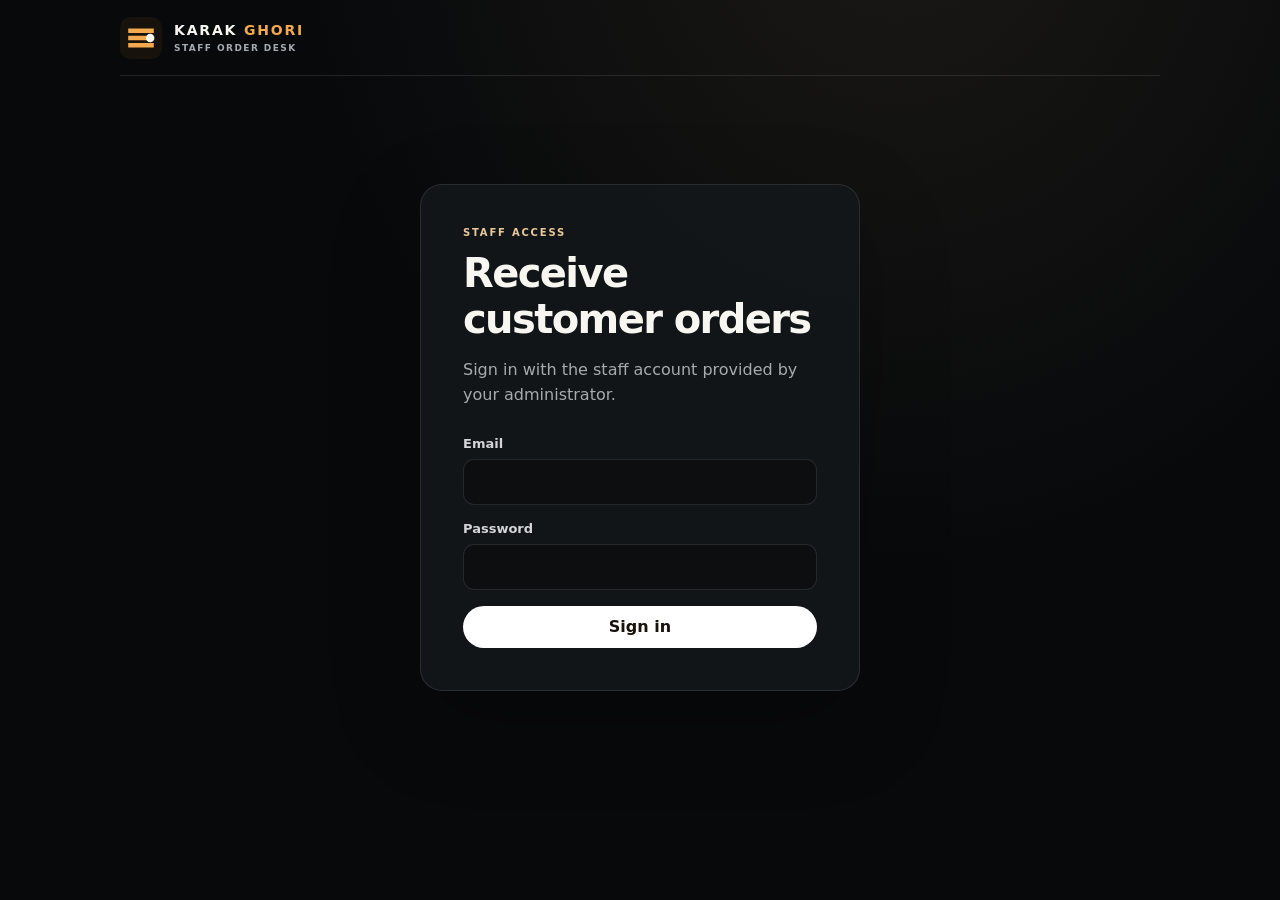
<file: staff/index.html>
<!doctype html>
<html lang="en">
<head>
  <meta charset="UTF-8">
  <meta name="viewport" content="width=device-width, initial-scale=1">
  <meta name="theme-color" content="#08090b">
  <meta name="description" content="Karak Ghori staff order receiver">
  <meta http-equiv="Content-Security-Policy" content="default-src 'self'; img-src 'self' data:; style-src 'self'; script-src 'self'; connect-src 'self' https://*.supabase.co;">
  <link rel="manifest" href="manifest.webmanifest">
  <link rel="icon" href="icon.svg" type="image/svg+xml">
  <link rel="stylesheet" href="styles.css">
  <title>Karak Ghori · Staff Orders</title>
  <script defer src="cloud-config.js"></script>
  <script defer src="app.js"></script>
</head>
<body>
  <main class="shell">
    <header class="topbar">
      <a class="brand" href="./" aria-label="Karak Ghori Staff Orders">
        <img src="icon.svg" alt="">
        <span>KARAK <b>GHORI</b><small>STAFF ORDER DESK</small></span>
      </a>
      <button id="install-button" class="secondary-button" type="button" hidden>Install app</button>
      <button id="signout-button" class="secondary-button" type="button" hidden>Sign out</button>
    </header>

    <section id="login-view" class="login-panel">
      <p class="eyebrow">STAFF ACCESS</p>
      <h1>Receive customer orders</h1>
      <p class="muted">Sign in with the staff account provided by your administrator.</p>
      <form id="login-form">
        <label>Email<input name="email" type="email" autocomplete="username" required maxlength="254"></label>
        <label>Password<input name="password" type="password" autocomplete="current-password" required></label>
        <p id="login-error" class="error" role="alert" hidden></p>
        <button class="primary-button" type="submit">Sign in</button>
      </form>
    </section>

    <section id="orders-view" hidden>
      <div class="page-heading">
        <div><p class="eyebrow">LIVE ORDER INBOX</p><h1>Customer orders</h1></div>
        <button id="refresh-button" class="secondary-button" type="button">Refresh</button>
      </div>
      <p class="muted">Customer requests are not confirmed orders. Verify availability, prices, and any delivery charge with the customer.</p>
      <p id="connection-status" class="notice" role="status" aria-live="polite"></p>
      <div id="order-list" class="order-list" aria-live="polite"></div>
    </section>
  </main>
</body>
</html>
</file>
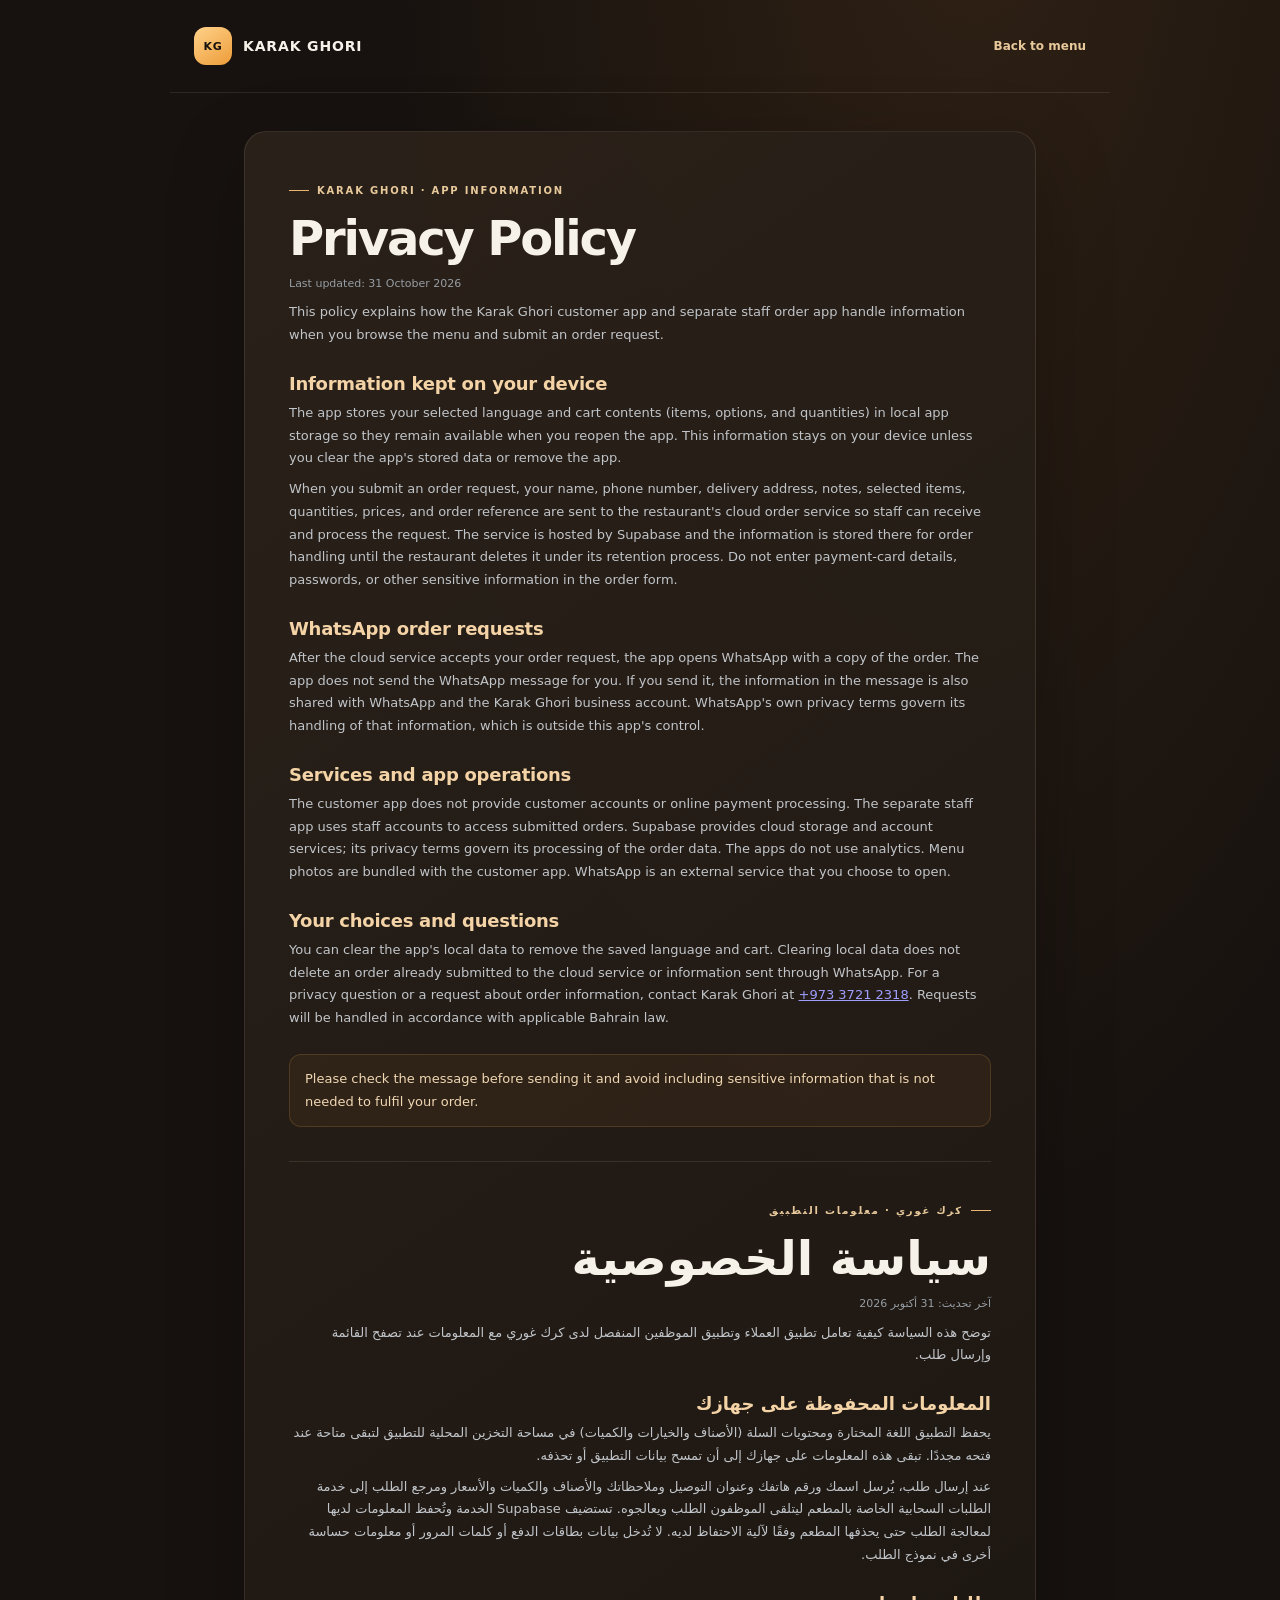
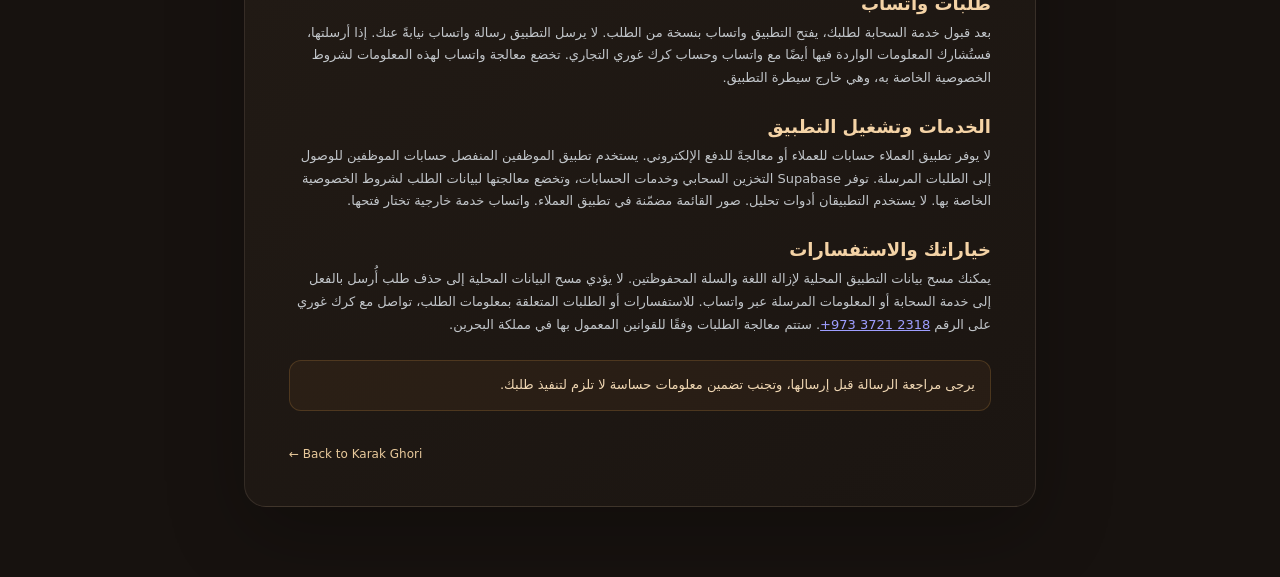
<file: privacy-policy.html>
<!doctype html>
<html lang="en">
<head>
  <meta charset="UTF-8">
  <meta name="viewport" content="width=device-width, initial-scale=1">
  <meta http-equiv="Content-Security-Policy" content="default-src 'self'; img-src 'self' data:; style-src 'self' 'unsafe-inline'; script-src 'self'; connect-src 'none';">
  <meta name="theme-color" content="#08090b">
  <title>Privacy Policy · Karak Ghori</title>
  <link rel="stylesheet" href="styles.css">
</head>
<body class="legal-page">
  <div class="legal-shell">
    <header class="legal-header">
      <a class="legal-brand" href="index.html"><span class="legal-brand-mark" aria-hidden="true">KG</span><span>KARAK GHORI</span></a>
      <a class="legal-home" href="index.html">Back to menu</a>
    </header>
    <main class="legal-container">
      <article class="legal-card">
        <section lang="en">
          <span class="eyebrow">Karak Ghori · App information</span>
          <h1>Privacy Policy</h1>
          <p class="legal-updated">Last updated: 31 October 2026</p>
          <p>This policy explains how the Karak Ghori customer app and separate staff order app handle information when you browse the menu and submit an order request.</p>

          <h2>Information kept on your device</h2>
          <p>The app stores your selected language and cart contents (items, options, and quantities) in local app storage so they remain available when you reopen the app. This information stays on your device unless you clear the app's stored data or remove the app.</p>
          <p>When you submit an order request, your name, phone number, delivery address, notes, selected items, quantities, prices, and order reference are sent to the restaurant's cloud order service so staff can receive and process the request. The service is hosted by Supabase and the information is stored there for order handling until the restaurant deletes it under its retention process. Do not enter payment-card details, passwords, or other sensitive information in the order form.</p>

          <h2>WhatsApp order requests</h2>
          <p>After the cloud service accepts your order request, the app opens WhatsApp with a copy of the order. The app does not send the WhatsApp message for you. If you send it, the information in the message is also shared with WhatsApp and the Karak Ghori business account. WhatsApp's own privacy terms govern its handling of that information, which is outside this app's control.</p>

          <h2>Services and app operations</h2>
          <p>The customer app does not provide customer accounts or online payment processing. The separate staff app uses staff accounts to access submitted orders. Supabase provides cloud storage and account services; its privacy terms govern its processing of the order data. The apps do not use analytics. Menu photos are bundled with the customer app. WhatsApp is an external service that you choose to open.</p>

          <h2>Your choices and questions</h2>
          <p>You can clear the app's local data to remove the saved language and cart. Clearing local data does not delete an order already submitted to the cloud service or information sent through WhatsApp. For a privacy question or a request about order information, contact Karak Ghori at <a href="tel:+97337212318">+973 3721 2318</a>. Requests will be handled in accordance with applicable Bahrain law.</p>
          <p class="legal-contact">Please check the message before sending it and avoid including sensitive information that is not needed to fulfil your order.</p>
        </section>

        <hr class="legal-separator">

        <section class="legal-ar" lang="ar" dir="rtl">
          <span class="eyebrow">كرك غوري · معلومات التطبيق</span>
          <h1>سياسة الخصوصية</h1>
          <p class="legal-updated">آخر تحديث: 31 أكتوبر 2026</p>
          <p>توضح هذه السياسة كيفية تعامل تطبيق العملاء وتطبيق الموظفين المنفصل لدى كرك غوري مع المعلومات عند تصفح القائمة وإرسال طلب.</p>

          <h2>المعلومات المحفوظة على جهازك</h2>
          <p>يحفظ التطبيق اللغة المختارة ومحتويات السلة (الأصناف والخيارات والكميات) في مساحة التخزين المحلية للتطبيق لتبقى متاحة عند فتحه مجددًا. تبقى هذه المعلومات على جهازك إلى أن تمسح بيانات التطبيق أو تحذفه.</p>
          <p>عند إرسال طلب، يُرسل اسمك ورقم هاتفك وعنوان التوصيل وملاحظاتك والأصناف والكميات والأسعار ومرجع الطلب إلى خدمة الطلبات السحابية الخاصة بالمطعم ليتلقى الموظفون الطلب ويعالجوه. تستضيف Supabase الخدمة وتُحفظ المعلومات لديها لمعالجة الطلب حتى يحذفها المطعم وفقًا لآلية الاحتفاظ لديه. لا تُدخل بيانات بطاقات الدفع أو كلمات المرور أو معلومات حساسة أخرى في نموذج الطلب.</p>

          <h2>طلبات واتساب</h2>
          <p>بعد قبول خدمة السحابة لطلبك، يفتح التطبيق واتساب بنسخة من الطلب. لا يرسل التطبيق رسالة واتساب نيابةً عنك. إذا أرسلتها، فستُشارك المعلومات الواردة فيها أيضًا مع واتساب وحساب كرك غوري التجاري. تخضع معالجة واتساب لهذه المعلومات لشروط الخصوصية الخاصة به، وهي خارج سيطرة التطبيق.</p>

          <h2>الخدمات وتشغيل التطبيق</h2>
          <p>لا يوفر تطبيق العملاء حسابات للعملاء أو معالجةً للدفع الإلكتروني. يستخدم تطبيق الموظفين المنفصل حسابات الموظفين للوصول إلى الطلبات المرسلة. توفر Supabase التخزين السحابي وخدمات الحسابات، وتخضع معالجتها لبيانات الطلب لشروط الخصوصية الخاصة بها. لا يستخدم التطبيقان أدوات تحليل. صور القائمة مضمّنة في تطبيق العملاء. واتساب خدمة خارجية تختار فتحها.</p>

          <h2>خياراتك والاستفسارات</h2>
          <p>يمكنك مسح بيانات التطبيق المحلية لإزالة اللغة والسلة المحفوظتين. لا يؤدي مسح البيانات المحلية إلى حذف طلب أُرسل بالفعل إلى خدمة السحابة أو المعلومات المرسلة عبر واتساب. للاستفسارات أو الطلبات المتعلقة بمعلومات الطلب، تواصل مع كرك غوري على الرقم <a href="tel:+97337212318" dir="ltr">+973 3721 2318</a>. ستتم معالجة الطلبات وفقًا للقوانين المعمول بها في مملكة البحرين.</p>
          <p class="legal-contact">يرجى مراجعة الرسالة قبل إرسالها، وتجنب تضمين معلومات حساسة لا تلزم لتنفيذ طلبك.</p>
        </section>

        <a class="legal-back-link" href="index.html">← Back to Karak Ghori</a>
      </article>
    </main>
  </div>
</body>
</html>
</file>
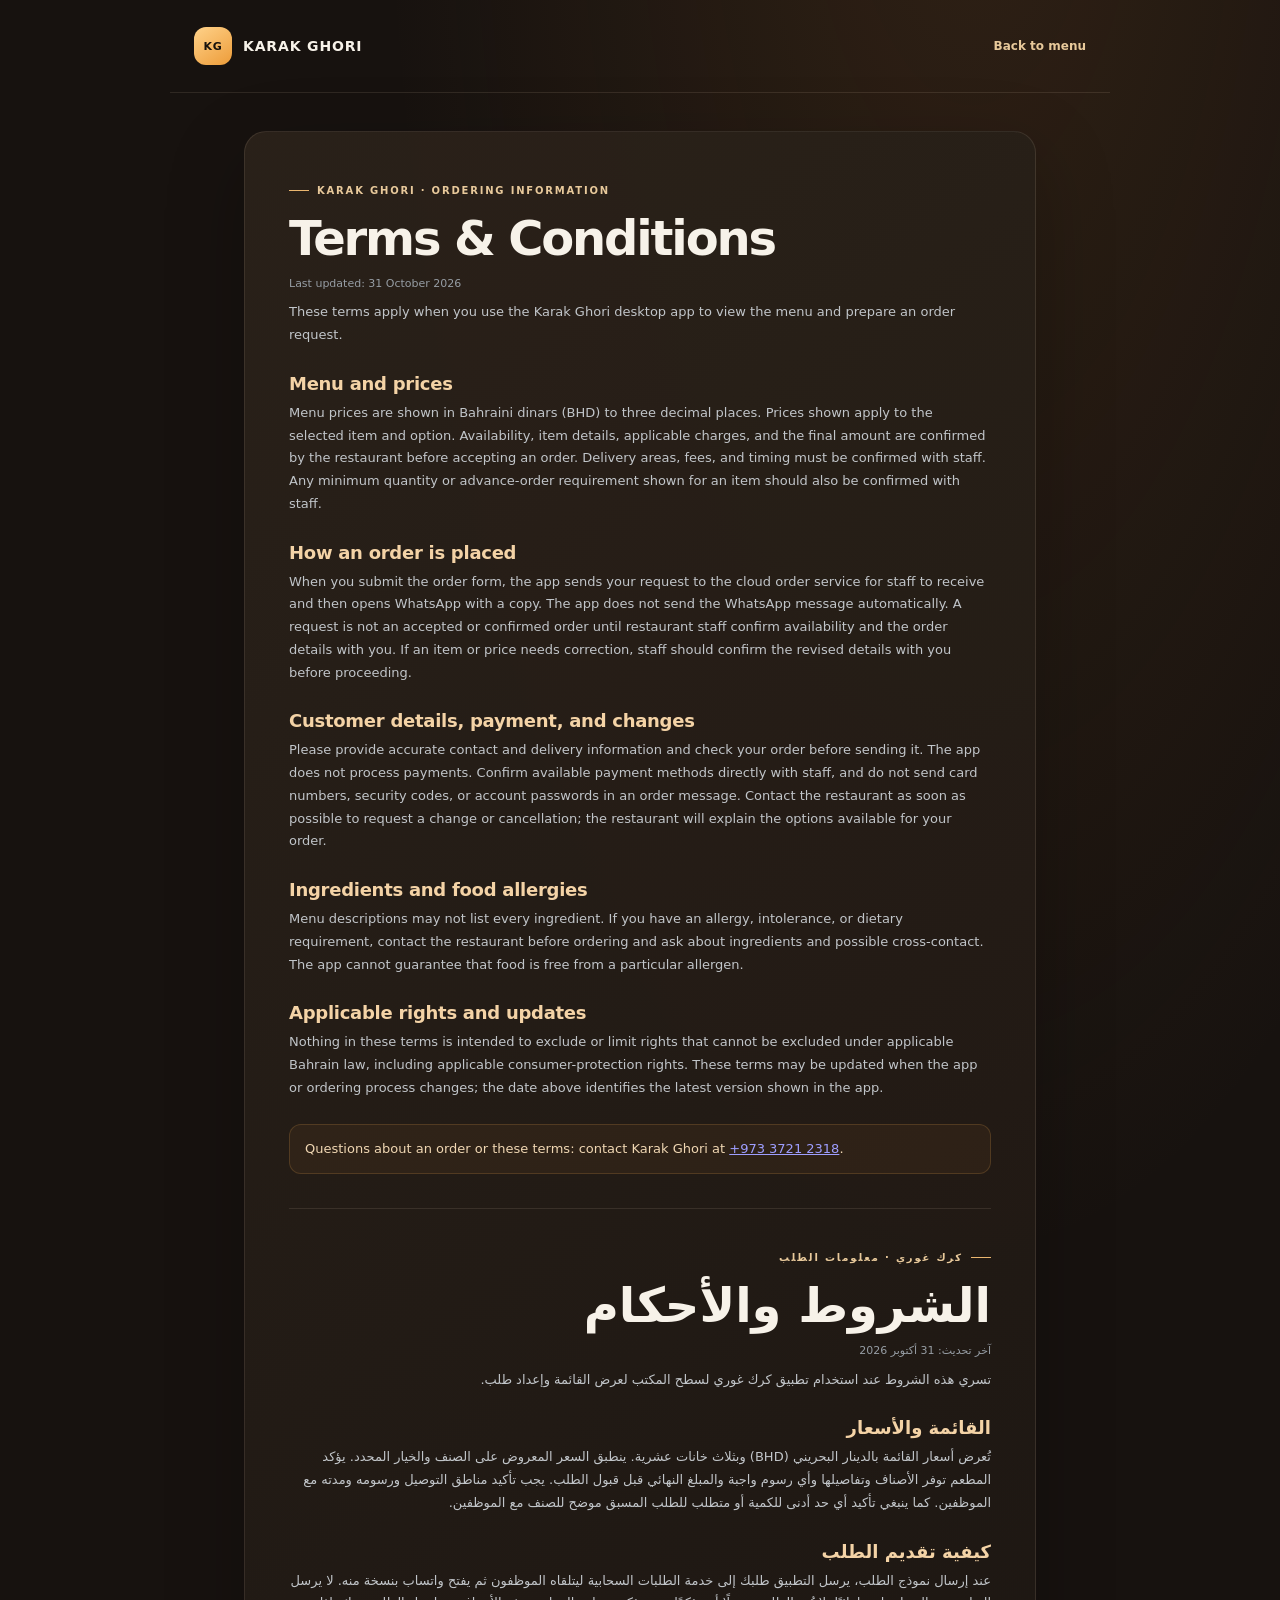
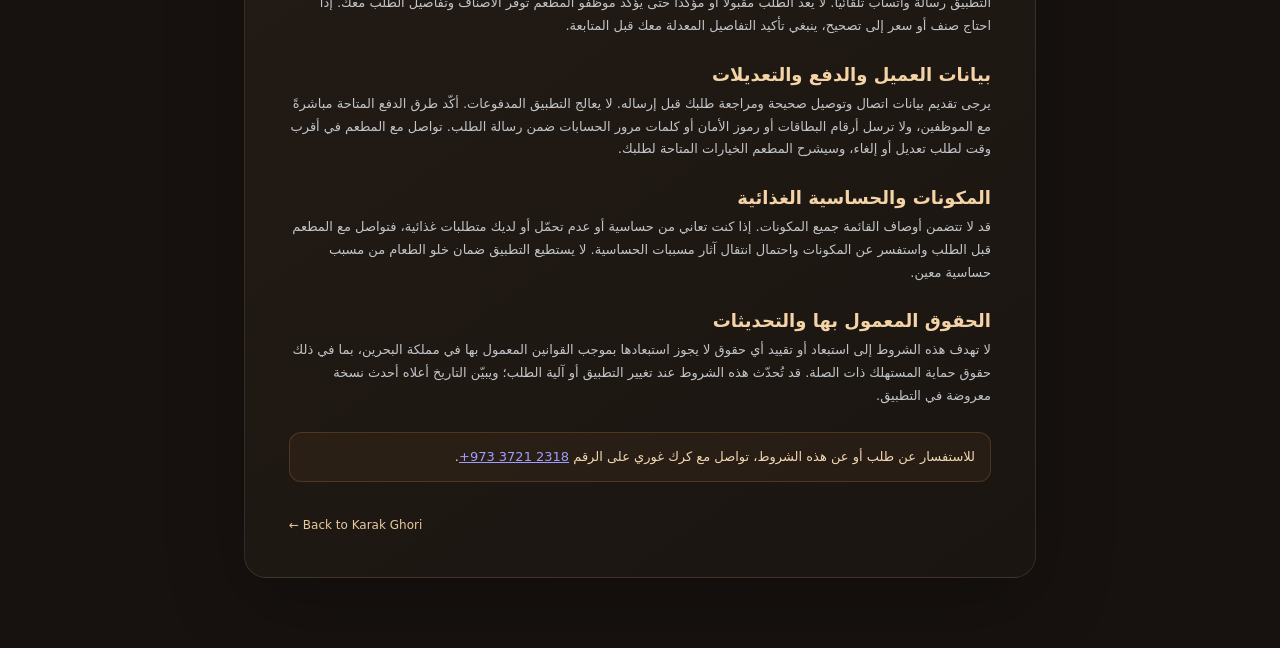
<file: terms-conditions.html>
<!doctype html>
<html lang="en">
<head>
  <meta charset="UTF-8">
  <meta name="viewport" content="width=device-width, initial-scale=1">
  <meta http-equiv="Content-Security-Policy" content="default-src 'self'; img-src 'self' data:; style-src 'self' 'unsafe-inline'; script-src 'self'; connect-src 'none';">
  <meta name="theme-color" content="#08090b">
  <title>Terms &amp; Conditions · Karak Ghori</title>
  <link rel="stylesheet" href="styles.css">
</head>
<body class="legal-page">
  <div class="legal-shell">
    <header class="legal-header">
      <a class="legal-brand" href="index.html"><span class="legal-brand-mark" aria-hidden="true">KG</span><span>KARAK GHORI</span></a>
      <a class="legal-home" href="index.html">Back to menu</a>
    </header>
    <main class="legal-container">
      <article class="legal-card">
        <section lang="en">
          <span class="eyebrow">Karak Ghori · Ordering information</span>
          <h1>Terms &amp; Conditions</h1>
          <p class="legal-updated">Last updated: 31 October 2026</p>
          <p>These terms apply when you use the Karak Ghori desktop app to view the menu and prepare an order request.</p>

          <h2>Menu and prices</h2>
          <p>Menu prices are shown in Bahraini dinars (BHD) to three decimal places. Prices shown apply to the selected item and option. Availability, item details, applicable charges, and the final amount are confirmed by the restaurant before accepting an order. Delivery areas, fees, and timing must be confirmed with staff. Any minimum quantity or advance-order requirement shown for an item should also be confirmed with staff.</p>

          <h2>How an order is placed</h2>
          <p>When you submit the order form, the app sends your request to the cloud order service for staff to receive and then opens WhatsApp with a copy. The app does not send the WhatsApp message automatically. A request is not an accepted or confirmed order until restaurant staff confirm availability and the order details with you. If an item or price needs correction, staff should confirm the revised details with you before proceeding.</p>

          <h2>Customer details, payment, and changes</h2>
          <p>Please provide accurate contact and delivery information and check your order before sending it. The app does not process payments. Confirm available payment methods directly with staff, and do not send card numbers, security codes, or account passwords in an order message. Contact the restaurant as soon as possible to request a change or cancellation; the restaurant will explain the options available for your order.</p>

          <h2>Ingredients and food allergies</h2>
          <p>Menu descriptions may not list every ingredient. If you have an allergy, intolerance, or dietary requirement, contact the restaurant before ordering and ask about ingredients and possible cross-contact. The app cannot guarantee that food is free from a particular allergen.</p>

          <h2>Applicable rights and updates</h2>
          <p>Nothing in these terms is intended to exclude or limit rights that cannot be excluded under applicable Bahrain law, including applicable consumer-protection rights. These terms may be updated when the app or ordering process changes; the date above identifies the latest version shown in the app.</p>
          <p class="legal-contact">Questions about an order or these terms: contact Karak Ghori at <a href="tel:+97337212318">+973 3721 2318</a>.</p>
        </section>

        <hr class="legal-separator">

        <section class="legal-ar" lang="ar" dir="rtl">
          <span class="eyebrow">كرك غوري · معلومات الطلب</span>
          <h1>الشروط والأحكام</h1>
          <p class="legal-updated">آخر تحديث: 31 أكتوبر 2026</p>
          <p>تسري هذه الشروط عند استخدام تطبيق كرك غوري لسطح المكتب لعرض القائمة وإعداد طلب.</p>

          <h2>القائمة والأسعار</h2>
          <p>تُعرض أسعار القائمة بالدينار البحريني (BHD) وبثلاث خانات عشرية. ينطبق السعر المعروض على الصنف والخيار المحدد. يؤكد المطعم توفر الأصناف وتفاصيلها وأي رسوم واجبة والمبلغ النهائي قبل قبول الطلب. يجب تأكيد مناطق التوصيل ورسومه ومدته مع الموظفين. كما ينبغي تأكيد أي حد أدنى للكمية أو متطلب للطلب المسبق موضح للصنف مع الموظفين.</p>

          <h2>كيفية تقديم الطلب</h2>
          <p>عند إرسال نموذج الطلب، يرسل التطبيق طلبك إلى خدمة الطلبات السحابية ليتلقاه الموظفون ثم يفتح واتساب بنسخة منه. لا يرسل التطبيق رسالة واتساب تلقائيًا. لا يُعد الطلب مقبولًا أو مؤكدًا حتى يؤكد موظفو المطعم توفر الأصناف وتفاصيل الطلب معك. إذا احتاج صنف أو سعر إلى تصحيح، ينبغي تأكيد التفاصيل المعدلة معك قبل المتابعة.</p>

          <h2>بيانات العميل والدفع والتعديلات</h2>
          <p>يرجى تقديم بيانات اتصال وتوصيل صحيحة ومراجعة طلبك قبل إرساله. لا يعالج التطبيق المدفوعات. أكّد طرق الدفع المتاحة مباشرةً مع الموظفين، ولا ترسل أرقام البطاقات أو رموز الأمان أو كلمات مرور الحسابات ضمن رسالة الطلب. تواصل مع المطعم في أقرب وقت لطلب تعديل أو إلغاء، وسيشرح المطعم الخيارات المتاحة لطلبك.</p>

          <h2>المكونات والحساسية الغذائية</h2>
          <p>قد لا تتضمن أوصاف القائمة جميع المكونات. إذا كنت تعاني من حساسية أو عدم تحمّل أو لديك متطلبات غذائية، فتواصل مع المطعم قبل الطلب واستفسر عن المكونات واحتمال انتقال آثار مسببات الحساسية. لا يستطيع التطبيق ضمان خلو الطعام من مسبب حساسية معين.</p>

          <h2>الحقوق المعمول بها والتحديثات</h2>
          <p>لا تهدف هذه الشروط إلى استبعاد أو تقييد أي حقوق لا يجوز استبعادها بموجب القوانين المعمول بها في مملكة البحرين، بما في ذلك حقوق حماية المستهلك ذات الصلة. قد تُحدّث هذه الشروط عند تغيير التطبيق أو آلية الطلب؛ ويبيّن التاريخ أعلاه أحدث نسخة معروضة في التطبيق.</p>
          <p class="legal-contact">للاستفسار عن طلب أو عن هذه الشروط، تواصل مع كرك غوري على الرقم <a href="tel:+97337212318" dir="ltr">+973 3721 2318</a>.</p>
        </section>

        <a class="legal-back-link" href="index.html">← Back to Karak Ghori</a>
      </article>
    </main>
  </div>
</body>
</html>
</file>
<file: staff/styles.css>
:root { color-scheme: dark; --bg: #08090b; --panel: #14171b; --line: rgba(255,255,255,.1); --text: #f7f6f1; --muted: #a6abb0; --amber: #f3a94d; --green: #bed477; }
* { box-sizing: border-box; }
body { margin: 0; min-width: 320px; min-height: 100vh; color: var(--text); background: radial-gradient(ellipse at 70% -15%, rgba(86,78,59,.23), transparent 48%), var(--bg); font-family: Inter, ui-sans-serif, system-ui, -apple-system, BlinkMacSystemFont, "Segoe UI", sans-serif; }
button, input { font: inherit; }
button:focus-visible, input:focus-visible { outline: 2px solid #8ebcff; outline-offset: 3px; }
[hidden] { display: none !important; }
.shell { width: min(100% - 32px, 1040px); margin: 0 auto; padding-bottom: 60px; }
.topbar { min-height: 76px; display: flex; align-items: center; gap: 12px; border-bottom: 1px solid var(--line); }
.brand { display: flex; align-items: center; gap: 12px; margin-right: auto; color: var(--text); text-decoration: none; font-size: 14px; letter-spacing: .13em; font-weight: 750; }
.brand img { width: 42px; height: 42px; }
.brand b { color: var(--amber); }
.brand small { display: block; margin-top: 5px; color: var(--muted); font-size: 9px; letter-spacing: .16em; }
.login-panel { width: min(100%, 440px); margin: 12vh auto 0; padding: clamp(24px, 6vw, 42px); border: 1px solid var(--line); border-radius: 22px; background: rgba(20,23,27,.88); box-shadow: 0 30px 90px rgba(0,0,0,.24); }
.eyebrow { margin: 0 0 12px; color: #e8c99b; font-size: 10px; font-weight: 800; letter-spacing: .18em; }
h1 { margin: 0; font-size: clamp(28px, 5vw, 40px); letter-spacing: -.04em; }
.muted { color: var(--muted); line-height: 1.55; }
form { display: grid; gap: 16px; margin-top: 28px; }
label { display: grid; gap: 8px; color: #d3d5d6; font-size: 13px; font-weight: 650; }
input { width: 100%; min-height: 46px; padding: 0 13px; color: var(--text); border: 1px solid var(--line); border-radius: 11px; background: #0c0e10; }
.primary-button, .secondary-button { min-height: 42px; padding: 0 17px; border-radius: 999px; font-weight: 750; cursor: pointer; }
.primary-button { color: #17120c; border: 0; background: #fff; }
.primary-button:hover:not(:disabled) { background: #ffe6c2; }
.secondary-button { color: var(--text); border: 1px solid var(--line); background: rgba(255,255,255,.06); }
button:disabled { cursor: wait; opacity: .6; }
.error, .notice-error { color: #ffaaa1 !important; }
.page-heading { display: flex; align-items: end; justify-content: space-between; gap: 14px; padding: 38px 0 20px; }
.page-heading .eyebrow { margin-bottom: 8px; }
.notice { min-height: 22px; margin: 0 0 18px; color: var(--muted); font-size: 12px; }
.order-list { display: grid; grid-template-columns: repeat(auto-fit, minmax(min(100%, 360px), 1fr)); gap: 14px; }
.order-card, .empty-state { padding: 18px; border: 1px solid var(--line); border-radius: 17px; background: rgba(20,23,27,.9); }
.order-header, .order-footer { display: flex; align-items: center; justify-content: space-between; gap: 12px; }
.order-footer { flex-wrap: wrap; }
.order-header strong { display: block; font-size: 14px; }
time { display: block; margin-top: 5px; color: var(--muted); font-size: 11px; }
.status { padding: 6px 9px; border-radius: 999px; color: #ffe2b7; background: rgba(243,169,77,.14); font-size: 10px; text-transform: capitalize; }
.status-preparing { color: #bfd9ff; background: rgba(109,158,223,.15); }
.status-ready { color: #d8eda0; background: rgba(190,212,119,.15); }
.status-completed { color: #c3c6c8; background: rgba(255,255,255,.09); }
.customer { display: grid; gap: 4px; margin: 20px 0 12px; }
.customer span, .order-detail { color: var(--muted); font-size: 13px; overflow-wrap: anywhere; }
.order-detail { line-height: 1.5; }
.order-detail b { color: #d4d7da; }
.items { display: grid; gap: 9px; margin: 16px 0; padding: 14px 0; border-top: 1px solid var(--line); border-bottom: 1px solid var(--line); list-style: none; }
.items li { display: flex; justify-content: space-between; gap: 12px; color: #e3e3df; font-size: 12px; }
.items li span:first-child { overflow-wrap: anywhere; }
.items li span:last-child { white-space: nowrap; color: var(--muted); }
.order-footer > strong { color: var(--amber); font-variant-numeric: tabular-nums; }
.status-button { min-height: 38px; padding: 0 14px; font-size: 12px; text-transform: capitalize; }
.complete-label { color: var(--muted); font-size: 12px; }
.empty-state { grid-column: 1 / -1; padding: 34px 18px; color: var(--muted); text-align: center; }
@media (max-width: 520px) { .shell { width: min(100% - 22px, 1040px); } .order-card { padding: 15px; } .page-heading { align-items: center; } .brand { font-size: 12px; } }
</file>
<file: styles.css>
* { box-sizing: border-box; }
:root { color-scheme: dark; --bg: #17120f; --panel: #211a15; --panel-2: #2b231c; --text: #f7f2e9; --muted: #b2a69a; --line: rgba(244,220,190,.11); --amber: #eab66f; --blue: #e8c28e; --green: #bed477; }
html { min-width: 320px; background: var(--bg); scroll-behavior: smooth; }
body { margin: 0; color: var(--text); background: radial-gradient(ellipse at 76% -12%, rgba(150,94,42,.2), transparent 43%), radial-gradient(ellipse at 14% 48%, rgba(84,55,35,.12), transparent 48%), linear-gradient(180deg, #1b1511 0%, var(--bg) 58%, #130f0d 100%); font-family: Inter, ui-sans-serif, system-ui, -apple-system, BlinkMacSystemFont, "Segoe UI", sans-serif; }
button, input { font: inherit; }
button { color: inherit; }
button:focus-visible, input:focus-visible, select:focus-visible, textarea:focus-visible { outline: 2px solid var(--blue); outline-offset: 3px; }
.app-shell { min-height: 100vh; }
.topbar { position: sticky; z-index: 20; top: 0; height: 82px; padding: 0 clamp(22px, 5vw, 82px); display: flex; align-items: center; gap: 48px; background: rgba(23,18,15,.88); border-bottom: 1px solid rgba(244,220,190,.08); backdrop-filter: blur(24px); }
.brand { display: flex; align-items: center; gap: 12px; min-width: 220px; padding: 0; border: 0; background: transparent; text-align: left; cursor: pointer; }
.brand-mark { width: 42px; height: 42px; display: grid; place-items: center; border-radius: 15px; color: #17120c; background: linear-gradient(145deg,#ffd28a,#ed9c39); box-shadow: 0 5px 24px rgba(241,163,63,.18); font-size: 13px; font-weight: 900; letter-spacing: -.08em; }
.brand-name { font-size: 14px; line-height: 1.1; letter-spacing: .13em; font-weight: 750; }
.brand-name b { color: var(--amber); }
.brand-name small { display: block; margin-top: 5px; color: #92969b; font-size: 8px; letter-spacing: .19em; font-weight: 650; }
.main-nav { display: flex; height: 100%; align-items: center; gap: 7px; }
.nav-button { height: 42px; padding: 0 16px; border: 0; border-radius: 24px; color: #aeb1b4; background: transparent; font-size: 13px; font-weight: 620; cursor: pointer; transition: .18s ease; }
.nav-button:hover { color: white; background: rgba(255,255,255,.06); }
.nav-button.active { color: white; background: rgba(255,255,255,.12); }
.cart-nav { position: relative; }
.count-badge { display: inline-grid; min-width: 18px; height: 18px; margin-left: 6px; padding: 0 5px; place-items: center; border-radius: 20px; color: #21170a; background: var(--amber); font-size: 10px; font-weight: 800; vertical-align: 1px; }
.hidden { display: none !important; }
.search-shortcut { margin-left: auto; display: flex; align-items: center; gap: 11px; padding: 9px 13px; border: 1px solid rgba(255,255,255,.1); border-radius: 12px; background: rgba(255,255,255,.035); color: #aeb1b4; cursor: pointer; }
.search-shortcut span { color: var(--text); font-size: 21px; line-height: .8; }
.search-shortcut kbd { font-size: 12px; font-weight: 550; }
#app-main { width: min(100%, 1500px); margin: 0 auto; padding: 34px clamp(22px, 5vw, 82px) 86px; min-height: calc(100vh - 150px); }
.app-footer { display: flex; flex-wrap: wrap; justify-content: space-between; gap: 8px 18px; padding: 18px clamp(22px, 5vw, 82px) 26px; color: #858b92; font-size: 11px; letter-spacing: .02em; }
.footer-legal { display: inline-flex; gap: 7px; }
.footer-legal a, .checkout-legal a { color: #d3b27e; text-decoration: underline; text-underline-offset: 3px; }
.footer-legal a:hover, .checkout-legal a:hover { color: #ffe0ad; }
.hero { --hero-a: #5a3921; --hero-b: #241a14; position: relative; height: min(580px, 59vw); min-height: 450px; overflow: hidden; isolation: isolate; display: flex; align-items: end; border: 1px solid rgba(244,220,190,.1); border-radius: 30px; background: radial-gradient(ellipse at 73% 42%, color-mix(in srgb, var(--hero-a) 90%, transparent), transparent 42%), linear-gradient(113deg, #1b1511 0%, var(--hero-b) 52%, #181310 100%); box-shadow: 0 35px 100px rgba(0,0,0,.25); }
.hero::before { content: ""; position: absolute; z-index: -1; width: 670px; height: 670px; top: -210px; right: -40px; border-radius: 50%; background: radial-gradient(circle, color-mix(in srgb, var(--hero-a) 65%, transparent), transparent 67%); filter: blur(9px); }
.hero::after { content: attr(data-emoji); position: absolute; z-index: -1; right: 9%; top: 50%; transform: translateY(-55%) rotate(-9deg); font-size: clamp(150px, 23vw, 310px); line-height: 1; filter: drop-shadow(0 34px 35px rgba(0,0,0,.44)); opacity: .96; }
.hero::selection { background: transparent; }
.hero-photo { position: absolute; z-index: 0; inset: 0; width: 100%; height: 100%; object-fit: cover; object-position: center 43%; animation: slow-image-zoom 32s ease-in-out infinite alternate; }
.hero.has-photo::after { content: ""; }
.hero-shade { position: absolute; inset: 0; z-index: 0; background: linear-gradient(90deg, rgba(20,14,10,.96) 0%, rgba(20,14,10,.79) 36%, rgba(20,14,10,.08) 74%), linear-gradient(0deg, rgba(20,14,10,.8), transparent 48%); }
.hero-copy { position: relative; z-index: 1; width: min(640px, 62%); padding: 56px clamp(30px, 6vw, 82px); }
.eyebrow { display: inline-flex; align-items: center; gap: 8px; color: #e8c99b; font-size: 10px; font-weight: 800; letter-spacing: .18em; text-transform: uppercase; }
.eyebrow::before { content: ""; width: 20px; height: 1px; background: var(--amber); }
.pill { display: inline-flex; align-items: center; width: fit-content; padding: 6px 10px; border: 1px solid rgba(255,255,255,.13); border-radius: 999px; color: #fff1d7; background: rgba(255,255,255,.1); backdrop-filter: blur(8px); font-size: 10px; font-weight: 750; letter-spacing: .03em; }
.hero h1 { max-width: 590px; margin: 18px 0 9px; font-size: clamp(40px, 5vw, 68px); line-height: .98; letter-spacing: -.055em; font-weight: 850; }
.hero-subtitle { margin: 0; color: rgba(255,255,255,.72); font-size: 16px; line-height: 1.55; }
.hero-meta { margin-top: 17px; color: rgba(255,255,255,.66); font-size: 12px; font-weight: 600; }
.price { color: var(--amber); font-variant-numeric: tabular-nums; font-weight: 800; }
.hero-tagline { margin-top: 10px; color: rgba(255,255,255,.47); font-size: 12px; }
.hero-actions { display: flex; align-items: center; gap: 12px; margin-top: 25px; }
.primary-button, .secondary-button, .icon-button { display: inline-flex; align-items: center; justify-content: center; gap: 9px; min-height: 44px; padding: 0 20px; border: 0; border-radius: 999px; cursor: pointer; font-size: 13px; font-weight: 750; transition: transform .18s, background .18s, opacity .18s; }
.primary-button { color: #17120c; background: #fff; }
.primary-button:hover { transform: translateY(-2px); background: #ffe6c2; }
.secondary-button { color: white; border: 1px solid rgba(255,255,255,.17); background: rgba(255,255,255,.09); }
.secondary-button:hover { background: rgba(255,255,255,.17); }
.icon-button { width: 44px; min-width: 44px; padding: 0; color: white; border: 1px solid rgba(255,255,255,.14); background: rgba(255,255,255,.1); font-size: 18px; }
.hero-bottom { position: absolute; z-index: 1; right: 28px; bottom: 25px; left: 28px; display: flex; align-items: center; justify-content: space-between; pointer-events: none; }
.hero-bottom > * { pointer-events: auto; }
.dots { display: flex; gap: 7px; }
.dot { width: 7px; height: 7px; padding: 0; border: 0; border-radius: 6px; background: rgba(255,255,255,.38); cursor: pointer; transition: width .2s, background .2s; }
.dot.active { width: 23px; background: #fff; }
.slide-controls { display: flex; gap: 8px; }
.slide-controls button { width: 34px; height: 34px; border: 1px solid rgba(255,255,255,.13); border-radius: 50%; color: white; background: rgba(0,0,0,.28); cursor: pointer; }
.page-intro { padding: 22px 0 26px; }
.page-intro h1 { margin: 0 0 7px; font-size: clamp(34px, 4vw, 52px); letter-spacing: -.045em; }
.page-intro p { margin: 0; color: var(--muted); font-size: 14px; }
.shelf { margin-top: 36px; }
.shelf-heading { display: flex; align-items: baseline; gap: 9px; margin: 0 0 15px; font-size: 21px; letter-spacing: -.025em; }
.shelf-heading .arrow { color: #80858b; font-size: 15px; }
.shelf-track { display: flex; gap: 13px; overflow-x: auto; padding: 2px 1px 12px; scrollbar-width: thin; scrollbar-color: #35383d transparent; }
.product-card { --c1: #65503b; --c2: #b08048; position: relative; flex: 0 0 180px; height: 245px; overflow: hidden; isolation: isolate; display: flex; align-items: end; padding: 13px; border: 1px solid rgba(255,255,255,.13); border-radius: 17px; background: radial-gradient(circle at 55% 38%, color-mix(in srgb, var(--c2) 66%, transparent), transparent 47%), linear-gradient(145deg, color-mix(in srgb, var(--c1) 88%, #17181b), #161719 80%); cursor: pointer; transition: transform .2s, border-color .2s; }
.product-card.has-photo::before { content: ""; }
.product-photo { position: absolute; z-index: -1; inset: 0; width: 100%; height: 100%; object-fit: cover; object-position: center 42%; animation: slow-image-zoom 32s ease-in-out infinite alternate; }
.photo-mark { position: absolute; z-index: 2; width: 36px; height: 36px; padding: 4px; overflow: hidden; border: 1px solid rgba(255,255,255,.34); border-radius: 50%; object-fit: contain; background: rgba(255,255,255,.16); opacity: .86; pointer-events: none; backdrop-filter: blur(9px) saturate(145%); -webkit-backdrop-filter: blur(9px) saturate(145%); box-shadow: inset 0 1px 1px rgba(255,255,255,.38), 0 2px 10px rgba(0,0,0,.2); filter: drop-shadow(0 1px 4px rgba(0,0,0,.3)); }
.photo-mark--card { top: 9px; right: 9px; width: 29px; height: 29px; padding: 3px; }
.product-card.has-photo::after { inset: 0; background: linear-gradient(180deg, rgba(8,9,11,.03) 7%, rgba(8,9,11,.02) 31%, rgba(8,9,11,.92) 100%); }
.product-card:hover { transform: translateY(-4px); border-color: rgba(255,255,255,.34); }
.product-card:hover .product-photo { filter: brightness(1.06); }
.product-card:focus-visible { outline: 2px solid var(--amber); outline-offset: 3px; }
.product-card::before { content: attr(data-emoji); position: absolute; z-index: -1; top: 29px; right: 0; left: 0; display: grid; place-items: center; font-size: 92px; filter: drop-shadow(0 17px 15px rgba(0,0,0,.35)); transition: transform .2s; }
.product-card:hover::before { transform: scale(1.07) rotate(-4deg); }
.product-card::after { content: ""; position: absolute; z-index: -1; inset: 24% 0 0; background: linear-gradient(0deg, rgba(6,7,8,.96), rgba(6,7,8,.57) 45%, transparent); }
.card-content { width: 100%; }
.card-name { margin: 0 0 5px; font-size: 14px; line-height: 1.2; font-weight: 770; }
.card-category { margin-bottom: 7px; color: rgba(255,255,255,.62); font-size: 10px; }
.card-price { font-size: 11px; }
.card-rank { position: absolute; top: 7px; left: 11px; color: rgba(255,255,255,.9); font-size: 29px; font-weight: 900; text-shadow: 0 2px 8px #000; }
.card-badge { position: absolute; top: 10px; right: 10px; padding: 5px 7px; border: 1px solid rgba(255,255,255,.13); border-radius: 10px; background: rgba(0,0,0,.35); font-size: 9px; font-weight: 750; }
.card--landscape { flex-basis: 280px; height: 158px; }
.card--landscape::before { top: 18px; left: auto; right: 14px; width: 130px; font-size: 87px; }
.card--landscape::after { inset: 0; background: linear-gradient(90deg, rgba(7,8,9,.97), rgba(7,8,9,.62) 52%, transparent); }
.card--landscape .card-content { max-width: 63%; }
.card--feature { flex-basis: 300px; height: 370px; align-items: end; justify-content: center; text-align: center; }
.photo-mark--hero { top: 22px; right: 24px; width: 42px; height: 42px; }
.card--feature::before { top: 38px; font-size: 135px; }
.card--feature .card-name { font-size: 19px; text-transform: uppercase; }
.card--feature .card-category { font-size: 11px; }
.card--feature .card-content { padding-bottom: 6px; }
@media (min-width: 1100px) {
  .shelf-track > .product-card { flex-grow: 1; }
  .shelf-track > .product-card:not(.card--feature) { max-width: 235px; }
  .shelf-track > .card--feature { max-width: 390px; }
}
.card-add { position: absolute; right: 10px; bottom: 10px; width: 31px; height: 31px; border: 1px solid rgba(255,255,255,.28); border-radius: 50%; color: #14100a; background: rgba(255,255,255,.93); font-size: 19px; line-height: 1; cursor: pointer; transition: .16s; }
.card--landscape .card-add { right: 10px; bottom: 10px; }
.card-add:hover { transform: scale(1.08); }
.menu-grid { display: grid; grid-template-columns: repeat(5, minmax(0, 1fr)); gap: 15px; }
.menu-grid .product-card { width: 100%; height: auto; min-height: 250px; aspect-ratio: .78; }
.menu-grid .card--landscape { flex-basis: auto; }
.menu-grid .card--landscape::before { top: 28px; left: 0; right: 0; width: auto; font-size: 84px; }
.menu-grid .card--landscape::after { inset: 24% 0 0; background: linear-gradient(0deg, rgba(6,7,8,.96), rgba(6,7,8,.57) 45%, transparent); }
.menu-grid .card--landscape .card-content { max-width: 100%; }
.menu-grid .card--landscape .card-name { font-size: 14px; }
.menu-grid .product-card::before { font-size: 82px; }
.menu-grid .product-card::after { inset: 24% 0 0; background: linear-gradient(0deg, rgba(6,7,8,.96), rgba(6,7,8,.55) 48%, transparent); }
.menu-grid .card-content { max-width: 100%; }
.category-row { display: flex; flex-wrap: wrap; gap: 8px; margin: 0 0 19px; }
.filter-chip { padding: 8px 13px; border: 1px solid var(--line); border-radius: 99px; color: #a9afb5; background: rgba(255,255,255,.035); font-size: 11px; font-weight: 650; cursor: pointer; }
.filter-chip:hover, .filter-chip.active { color: #1a140d; border-color: #f2bb72; background: #f2bb72; }
.search-box { display: flex; align-items: center; gap: 12px; width: min(100%, 700px); height: 54px; margin: 23px 0 28px; padding: 0 17px; border: 1px solid rgba(255,255,255,.12); border-radius: 15px; background: rgba(255,255,255,.045); }
.search-box span { color: #a2a8ae; font-size: 21px; }
.search-box input { width: 100%; border: 0; outline: 0; color: white; background: transparent; font-size: 14px; }
.search-box input::placeholder { color: #747b82; }
.empty-state { padding: 54px 25px; text-align: center; border: 1px dashed rgba(255,255,255,.13); border-radius: 20px; color: var(--muted); }
.empty-state .empty-icon { margin-bottom: 12px; font-size: 43px; }
.empty-state h2 { margin: 0 0 7px; color: white; font-size: 20px; }
.empty-state p { margin: 0 0 19px; font-size: 13px; }
.cart-layout { display: grid; grid-template-columns: 1fr 330px; gap: 22px; align-items: start; }
.cart-list { display: grid; gap: 10px; }
.cart-row { display: grid; grid-template-columns: 68px 1fr auto auto; align-items: center; gap: 15px; padding: 12px; border: 1px solid var(--line); border-radius: 15px; background: rgba(255,255,255,.035); }
.cart-thumb { position: relative; width: 68px; height: 68px; overflow: hidden; display: grid; place-items: center; border-radius: 13px; background: radial-gradient(circle at 50% 35%, var(--c2), var(--c1)); font-size: 36px; }
.cart-photo { position: absolute; inset: 0; width: 100%; height: 100%; object-fit: cover; animation: slow-image-zoom 32s ease-in-out infinite alternate; }
.photo-mark--cart { top: 5px; right: 5px; width: 19px; height: 19px; }
.cart-thumb.has-photo span { display: none; }
.cart-row h3 { margin: 0 0 5px; font-size: 14px; }
.cart-row p { margin: 0; color: var(--muted); font-size: 11px; }
.remove-button { padding: 8px 10px; border: 1px solid var(--line); border-radius: 10px; color: #c7c7c7; background: transparent; font-size: 11px; cursor: pointer; }
.remove-button:hover { color: #ff9d88; border-color: rgba(255,157,136,.5); }
.summary-card { position: sticky; top: 105px; padding: 20px; border: 1px solid var(--line); border-radius: 18px; background: linear-gradient(145deg, #2a2119, #1d1712); }
.summary-card h2 { margin: 0 0 18px; font-size: 18px; }
.summary-line { display: flex; justify-content: space-between; padding: 10px 0; color: var(--muted); font-size: 12px; }
.summary-total { margin-top: 7px; padding-top: 15px; border-top: 1px solid var(--line); color: white; font-size: 15px; font-weight: 750; }
.summary-card .primary-button { width: 100%; margin-top: 13px; }
.detail-backdrop { position: fixed; z-index: 50; inset: 0; display: grid; place-items: center; padding: 24px; background: rgba(0,0,0,.72); backdrop-filter: blur(14px); animation: fade-in .18s ease-out; }
.detail-panel { position: relative; width: min(960px, 100%); max-height: min(820px, 92vh); overflow: auto; border: 1px solid rgba(244,220,190,.14); border-radius: 25px; background: #1c1612; box-shadow: 0 30px 100px rgba(0,0,0,.55); }
.detail-hero { --c1: #5c4332; --c2: #c28a4d; position: relative; min-height: 310px; display: flex; align-items: end; padding: 28px 38px; background: radial-gradient(circle at 72% 42%, var(--c2), transparent 38%), linear-gradient(110deg, #201813, var(--c1)); }
.detail-photo { position: absolute; inset: 0; width: 100%; height: 100%; object-fit: cover; object-position: center 40%; animation: slow-image-zoom 32s ease-in-out infinite alternate; }
.photo-mark--detail { top: 18px; right: 22px; width: 38px; height: 38px; }
.detail-hero.has-photo::before { content: ""; position: absolute; inset: 0; background: linear-gradient(90deg, rgba(25,17,12,.94) 0%, rgba(25,17,12,.74) 44%, rgba(25,17,12,.1) 100%); }
.detail-emoji { position: relative; z-index: 1; margin-left: auto; font-size: 180px; filter: drop-shadow(0 22px 20px rgba(0,0,0,.4)); }
.detail-hero.has-photo .detail-emoji { opacity: 0; }
.detail-copy { position: relative; z-index: 1; max-width: 490px; }
.detail-copy h1 { margin: 12px 0 8px; font-size: 40px; letter-spacing: -.04em; }
.detail-copy p { margin: 0; color: rgba(255,255,255,.7); line-height: 1.55; font-size: 13px; }
.detail-body { padding: 25px 38px 35px; }
.detail-tags { display: flex; flex-wrap: wrap; gap: 7px; margin: 14px 0 22px; }
.detail-tag { padding: 6px 9px; border: 1px solid rgba(255,255,255,.16); border-radius: 8px; color: #bcc0c4; font-size: 10px; }
.detail-option-field { display: grid; gap: 7px; max-width: 360px; margin: 18px 0; color: #d4d6d8; font-size: 12px; font-weight: 650; }
.detail-option-field select { min-height: 42px; padding: 9px 12px; border: 1px solid rgba(255,255,255,.14); border-radius: 11px; color: white; background: #191c20; font-size: 13px; }
.detail-option-summary { margin: 16px 0; color: var(--muted); font-size: 12px; }
.detail-close { position: absolute; top: 16px; right: 16px; z-index: 2; width: 38px; height: 38px; border: 1px solid rgba(255,255,255,.18); border-radius: 50%; color: white; background: rgba(0,0,0,.34); font-size: 19px; cursor: pointer; }
.toast { position: fixed; z-index: 80; right: 28px; bottom: 24px; transform: translateY(16px); padding: 12px 17px; border: 1px solid rgba(244,220,190,.13); border-radius: 12px; color: white; background: #30241a; box-shadow: 0 15px 40px rgba(0,0,0,.35); font-size: 12px; opacity: 0; pointer-events: none; transition: .22s ease; }
.toast.show { transform: translateY(0); opacity: 1; }
@keyframes slow-image-zoom { from { transform: scale(1.015); } to { transform: scale(1.075); } }
.brand-story-banner { animation: slow-image-zoom 32s ease-in-out infinite alternate; }
@media (prefers-reduced-motion: reduce) {
  .hero-photo, .product-photo, .cart-photo, .detail-photo, .brand-story-banner { animation: none; }
}
.legal-page { min-width: 320px; background: radial-gradient(ellipse at 76% -12%, rgba(150,94,42,.2), transparent 43%), var(--bg); }
.legal-shell { min-height: 100vh; }
.legal-header { width: min(940px, 100%); margin: 0 auto; padding: 27px 24px; display: flex; align-items: center; justify-content: space-between; gap: 18px; border-bottom: 1px solid var(--line); }
.legal-brand { display: inline-flex; align-items: center; gap: 11px; color: var(--text); font-size: 14px; font-weight: 800; letter-spacing: .06em; text-decoration: none; }
.legal-brand-mark { width: 38px; height: 38px; display: grid; place-items: center; border-radius: 12px; color: #17120c; background: linear-gradient(145deg,#ffd28a,#ed9c39); font-size: 11px; }
.legal-home { color: #e8c99b; font-size: 12px; font-weight: 650; text-decoration: none; }
.legal-home:hover { color: #ffe0ad; }
.legal-container { width: min(840px, 100%); margin: 0 auto; padding: 38px 24px 70px; }
.legal-card { padding: clamp(24px, 5vw, 44px); border: 1px solid var(--line); border-radius: 22px; background: linear-gradient(145deg, rgba(43,34,26,.96), rgba(28,22,18,.96)); box-shadow: 0 26px 80px rgba(0,0,0,.24); }
.legal-card h1 { margin: 14px 0 8px; font-size: clamp(34px, 6vw, 48px); letter-spacing: -.045em; }
.legal-card h2 { margin: 26px 0 8px; color: #f4d3a6; font-size: 18px; letter-spacing: -.015em; }
.legal-card p, .legal-card li { color: #c1c5c9; font-size: 13px; line-height: 1.75; }
.legal-card p { margin: 8px 0; }
.legal-card ul { margin: 8px 0; padding-inline-start: 22px; }
.legal-updated { color: #969da4 !important; font-size: 11px !important; }
.legal-separator { height: 1px; margin: 34px 0; border: 0; background: var(--line); }
.legal-ar { direction: rtl; text-align: right; }
.legal-ar h1, .legal-ar h2 { letter-spacing: 0; }
.legal-ar ul { padding-inline-start: 0; padding-inline-end: 22px; }
.legal-contact { margin-top: 24px !important; padding: 13px 15px; border: 1px solid rgba(243,169,77,.18); border-radius: 12px; color: #f0d7b3 !important; background: rgba(243,169,77,.055); }
.legal-back-link { display: inline-block; margin-top: 28px; color: #e8c99b; font-size: 12px; text-decoration: none; }
.legal-back-link:hover { text-decoration: underline; text-underline-offset: 3px; }
@media (max-width: 580px) {
  .legal-header { padding: 20px 17px; }
  .legal-container { padding: 22px 14px 40px; }
  .legal-card { padding: 23px 18px; border-radius: 17px; }
}
@keyframes fade-in { from { opacity: 0; } to { opacity: 1; } }
@media (max-width: 1150px) { .topbar { gap: 18px; } .brand { min-width: 190px; } .menu-grid { grid-template-columns: repeat(4,minmax(0,1fr)); } }
@media (max-width: 850px) { .topbar { height: 72px; padding-inline: 18px; gap: 10px; } .brand { min-width: 0; } .brand-name { display: none; } .main-nav { gap: 0; margin-left: auto; } .nav-button { padding: 0 11px; font-size: 12px; } .search-shortcut { margin-left: 0; padding: 8px; } .search-shortcut kbd { display: none; } #app-main { padding: 24px 18px 68px; } .hero { min-height: 435px; height: 57vw; } .hero-copy { width: 72%; padding: 35px; } .hero::after { right: 2%; font-size: 180px; } .menu-grid { grid-template-columns: repeat(3,minmax(0,1fr)); } .cart-layout { grid-template-columns: 1fr; } .summary-card { position: static; } }
@media (max-width: 580px) { .topbar { height: auto; min-height: 68px; flex-wrap: wrap; padding: 11px 14px; } .brand-mark { width: 36px; height: 36px; border-radius: 12px; } .main-nav { order: 3; width: 100%; height: 36px; justify-content: space-between; } .nav-button { height: 34px; padding: 0 9px; font-size: 11px; } .search-shortcut { margin-left: auto; } #app-main { padding: 18px 14px 60px; } .hero { min-height: 545px; height: auto; align-items: end; border-radius: 22px; } .hero::after { top: 9%; right: 7%; transform: none; font-size: 142px; } .hero-copy { width: 100%; padding: 195px 25px 55px; } .hero h1 { font-size: 42px; } .hero-subtitle { font-size: 14px; } .hero-bottom { right: 18px; bottom: 15px; left: 18px; } .shelf { margin-top: 28px; } .shelf-heading { font-size: 19px; } .product-card { flex-basis: 158px; height: 220px; } .card--landscape { flex-basis: 250px; height: 150px; } .menu-grid { grid-template-columns: repeat(2,minmax(0,1fr)); gap: 10px; } .menu-grid .product-card { min-height: 215px; } .menu-grid .product-card::before { font-size: 68px; } .page-intro h1 { font-size: 35px; } .cart-row { grid-template-columns: 56px 1fr auto; gap: 10px; } .cart-thumb { width: 56px; height: 56px; } .cart-row .price { grid-column: 2; } .cart-row .remove-button { grid-column: 3; grid-row: 1 / span 2; } .detail-backdrop { padding: 9px; } .detail-panel { max-height: 96vh; border-radius: 18px; } .detail-hero { min-height: 275px; padding: 24px; } .detail-copy h1 { font-size: 32px; } .detail-emoji { font-size: 105px; } .detail-body { padding: 21px 24px 29px; } .app-footer { padding-inline: 18px; font-size: 9px; } }
</file>
